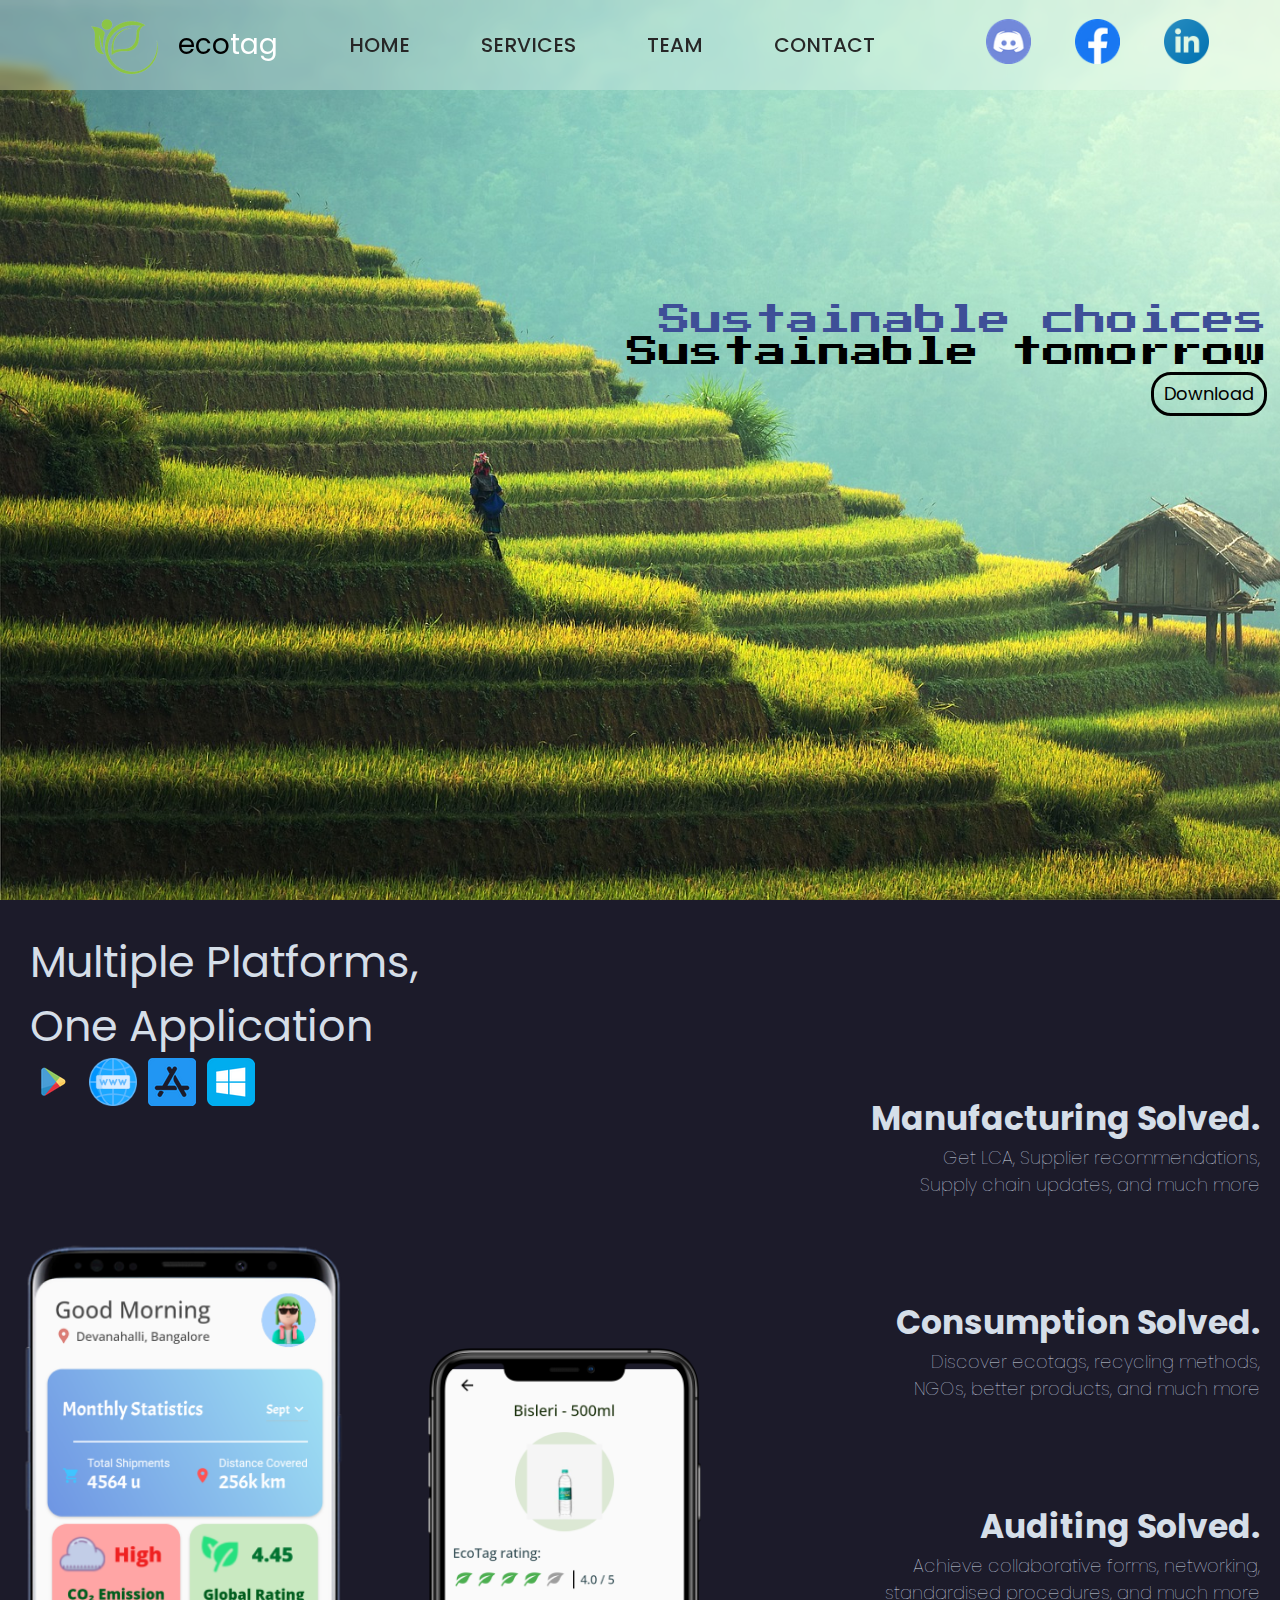
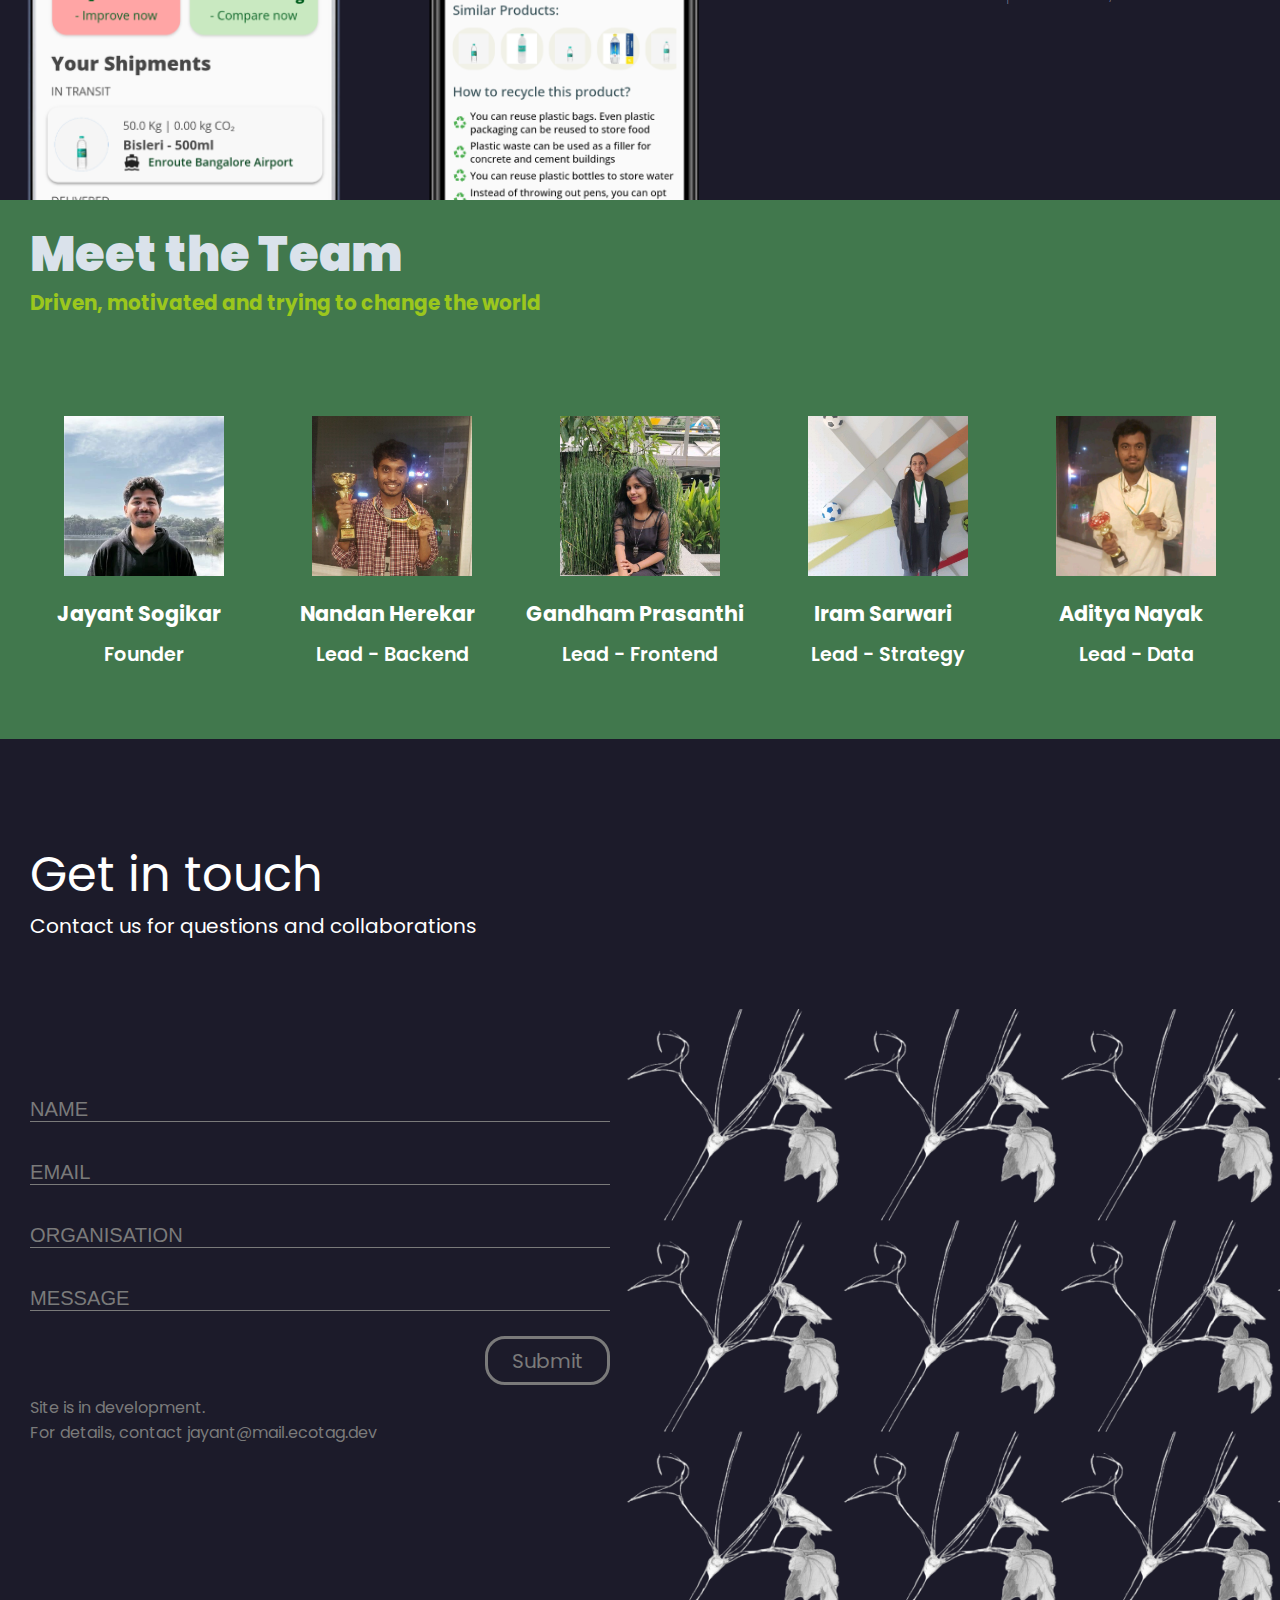
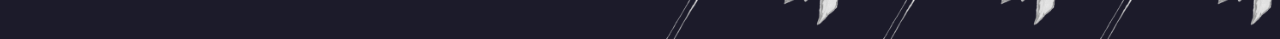
<file: index.html>
<!DOCTYPE html>
<html lang="en">

<head>
    <meta charset="UTF-8">
    <meta http-equiv="X-UA-Compatible" content="IE=edge">
    <meta name="viewport" content="width=device-width, initial-scale=1.0">
    <link rel="stylesheet" href="style.css">
    <title>Ecotag</title>
    <link href='https://fonts.googleapis.com/css?family=Poppins|Press+Start+2P' rel='stylesheet'>
    <link href='https://fonts.googleapis.com/css?family=Poppins:100' rel='stylesheet'>
    <link href='https://fonts.googleapis.com/css?family=Poppins:600' rel='stylesheet'>
    <link rel="stylesheet" href="https://cdnjs.cloudflare.com/ajax/libs/font-awesome/6.3.0/css/all.min.css"
        integrity="sha512-SzlrxWUlpfuzQ+pcUCosxcglQRNAq/DZjVsC0lE40xsADsfeQoEypE+enwcOiGjk/bSuGGKHEyjSoQ1zVisanQ=="
        crossorigin="anonymous" referrerpolicy="no-referrer" />
    <link rel="shortcut icon" type="image/x-icon" href="favicon.ico" />
</head>
<script>
    function downloadFile() {
      // Replace "/assets/file.pdf" with the file path of the file you want to download
      const fileUrl = "assets/ecotag.apk";
      
      // Create an anchor element with the download attribute set to the file name
      const a = document.createElement("a");
      a.setAttribute("download", fileUrl.split("/").pop());
      
      // Set the anchor element's href attribute to the file URL
      a.setAttribute("href", fileUrl);
      
      // Append the anchor element to the body and click it to trigger the download
      document.body.appendChild(a);
      a.click();
      document.body.removeChild(a);
    }
</script>
<body>
    <nav class="navMenu">
        <div class="logo">
            <img src="assets/logo.png" alt="">
            <p class="brand-title">eco<span>tag</span></p>
        </div>
        <a href="#home">Home</a>
        <a href="#services">Services</a>
        <a href="#team">Team</a>
        <a href="#contact">Contact</a>
        <div class="nav-icons">
            <img src="assets/discord.png">
            <img src="assets/facebook.png">
            <img src="assets/linkedin.png">
        </div>
        <!-- <div class="dot">
            
        </div> -->
    </nav>
    <section id="a" class="section">
        <div id="home">
            <div class="home-container">
                <span>Sustainable choices</span><br />
                Sustainable tomorrow<br>
                <button class="download" onclick="downloadFile()">Download</button>
            </div>
            <!-- TODO: Download button -->
        </div>
    </section>
    <section id="b" class="section">
        <div id="services">
            <div class="ser-container">
                <div class="serleft">
                    <div class="ser-head">
                        Multiple Platforms, <br />
                        One Application
                        <div class="more-icons">
                            <img src="assets/play-store.png" alt="">
                            <img src="assets/www.png" alt="">
                            <img src="assets/app-store-ios.png" alt="">
                            <img src="assets/windows.png" alt="">
                        </div>
                    </div>
                    <!-- ADD LOGOS -->
                    <div class="mobs">
                        <img class="mob1" src="assets/mob1.png" alt="" align="bottom">
                        <img class="mob2" src="assets/mob2.png" alt="" align="bottom">
                    </div>
                </div>
                <div class="serright">
                    <div class="serpt">
                        <h3>Manufacturing Solved.</h3>
                        <p>Get LCA, Supplier recommendations, <br>
                            Supply chain updates, and much more</p>
                    </div>
                    <div class="serpt">
                        <h3>Consumption Solved.</h3>
                        <p>Discover ecotags, recycling methods, <br>
                            NGOs, better products, and much more</p>
                    </div>
                    <div class="serpt">
                        <h3>Auditing Solved.</h3>
                        <p>Achieve collaborative forms, networking, <br>
                            standardised procedures, and much more </p>
                    </div>
                </div>
            </div>
        </div>
    </section>
    <section id="c" class="section">
        <div id="team">
            <div class="responsive-container-block outer-container">
                <div class="responsive-container-block inner-container">
                    <div class="headings-container">
                        <p class="text-blk heading-text">
                            Meet the Team
                        </p>
                        <p class="text-blk sub-heading-text">
                            Driven, motivated and trying to change the world
                        </p>
                    </div>
                    <div class="  team-members-container" align="center">
                        <div class=" card-container">
                            <div class="card">
                                <a href="https://www.linkedin.com/in/jayantsogikar/">
                                    <img class="card-img" src="assets/jayant.jpg">
                                </a>
                                <p class="text-blk name">
                                    Jayant Sogikar
                                </p>
                                <p class="text-blk position">
                                    Founder
                                </p>
                            </div>
                        </div>
                        <div class=" card-container">
                            <div class="card">
                                <a href="https://www.linkedin.com/in/nandanherekar/" target="_blank">
                                    <img class="card-img" src="assets/nandan.jpg">
                                </a>

                                <p class="text-blk name">
                                    Nandan Herekar
                                </p>
                                <p class="text-blk position">
                                    Lead - Backend
                                </p>
                            </div>
                        </div>
                        <div class=" card-container">
                            <div class="card">
                                <a href="https://www.linkedin.com/in/prash2002/" target="_blank">
                                    <img class="card-img" src="assets/prasanthi.jpg">
                                </a>
                                <p class="text-blk name">
                                    Gandham Prasanthi
                                </p>
                                <p class="text-blk position">
                                    Lead - Frontend
                                </p>
                            </div>
                        </div>
                        <div class=" card-container">

                            <div class="card">
                                <a href="https://www.linkedin.com/in/iram-sarwari-99b4491a0/" target="_blank">
                                    <img class="card-img" src="assets/iram.jpg">
                                </a>
                                <p class="text-blk name">
                                    Iram Sarwari
                                </p>
                                <p class="text-blk position">
                                    Lead - Strategy
                                </p>
                            </div>
                        </div>
                        <div class=" card-container">
                            <div class="card">
                                <a href="https://www.linkedin.com/in/aditya-nayak-6532b9218/" target="_blank">
                                    <img class="card-img" src="assets/aditya.jpg">
                                </a>
                                <p class="text-blk name">
                                    Aditya Nayak
                                </p>
                                <p class="text-blk position">
                                    Lead - Data
                                </p>
                            </div>
                        </div>
                    </div>

                    <!-- <div class="  team-members-container"
                    align="center">
                    
                    </div>
                </div> -->
                </div>
            </div>
    </section>
    <section id="d" class="section">
    <div id="contact">
        <div class="conleft">
            <div class="conhead">Get in touch</div>
            <div class="consub">Contact us for questions and collaborations</div>
            <div class="app-form">
                <div class="app-form-group">
                    <input class="app-form-control" placeholder="Name">
                </div>
                <div class="app-form-group">
                    <input class="app-form-control" placeholder="Email">
                </div>
                <div class="app-form-group">
                    <input class="app-form-control" placeholder="Organisation">
                </div>
                <div class="app-form-group message">
                    <input class="app-form-control" placeholder="Message">
                </div>
                <div class="app-form-group buttons">
                    <button class="app-form-button">Submit</button>
                </div>
                <div class="final-msg">
                    <p>Site is in development.<br>For details, contact jayant@mail.ecotag.dev</p>
                </div>
            </div>
        </div>
        <div class="conright">
            <img src="assets/plant.png" alt="">
        </div>
    </div>
    </section>
</body>

</html>
</file>
<file: style.css>
@import url("https://fonts.googleapis.com/css2?family=Montserrat:wght@400;500;600;700&display=swap");
* {
  margin: 0;
  padding: 0;
  -webkit-box-sizing: border-box;
  box-sizing: border-box;
}

body {
  /* background: #272727; */
  font-family: "Montserrat", sans-serif;
}
.navMenu {
  height: 10%;
    position: fixed;
    top: 0;
    width: 100%;
    display: flex;
    justify-content: space-evenly;
    align-items: center;
    background: rgba(255,255,255, 0.25);
    z-index: 10;
    backdrop-filter: blur(6px);
    font-family: 'Poppins';
}

.logo{
    display: flex;
    align-items: center;
    
    
}
/* .section {
  height: 100vh;
} */
.brand-title{
    font-size: calc(15px + 1vw);
}

.brand-title span{
    color: white;
}

.nav-icons img{
  height: 5vh;
}

.nav-icons img{

  
  padding-left: 40px;
}

.navMenu a {
  
  color: #272727;
  text-decoration: none;
  font-size: calc(15px + 0.4vw);
  text-transform: uppercase;
  font-weight: 500;
  -webkit-transition: all 0.2s ease-in-out;
  transition: all 0.2s ease-in-out;
}

.navMenu a:hover {
  color: #fddb3a;
}

.navMenu .dot {
  width: 55px;
  height: 55px;
  background: #fddb3a;
  border-radius: 50%;
  opacity: 0;
  -webkit-transform: translateX(30px);
  transform: translateX(30px);
  -webkit-transition: all 0.2s ease-in-out;
  transition: all 0.2s ease-in-out;
}


.navMenu a:nth-child(1):hover ~ .dot {
  -webkit-transform: translateX(30px);
  transform: translateX(30px);
  -webkit-transition: all 0.2s ease-in-out;
  transition: all 0.2s ease-in-out;
  opacity: 1;
}

.navMenu a:nth-child(2):hover ~ .dot {
  -webkit-transform: translateX(110px);
  transform: translateX(110px);
  -webkit-transition: all 0.2s ease-in-out;
  transition: all 0.2s ease-in-out;
  opacity: 1;
}

.navMenu a:nth-child(3):hover ~ .dot {
  -webkit-transform: translateX(200px);
  transform: translateX(200px);
  -webkit-transition: all 0.2s ease-in-out;
  transition: all 0.2s ease-in-out;
  opacity: 1;
}

.navMenu a:nth-child(4):hover ~ .dot {
  -webkit-transform: translateX(285px);
  transform: translateX(285px);
  -webkit-transition: all 0.2s ease-in-out;
  transition: all 0.2s ease-in-out;
  opacity: 1;
}

#home{
    background-image: url("assets/agriculture-1807581_1920.jpeg");
    background-repeat: no-repeat;
    background-size: cover;
    height: 100vh;
}

.home-container{
 position: relative;
  top: 40%;
  text-align: right;
  padding-right: 1%;
  /* left: 10%; */
  color: black;
  font-size:2.5vw;
  -webkit-transform: translateY(-50%);
  -ms-transform: translateY(-50%);
  transform: translateY(-50%);
  font-family: 'Press Start 2P';
}
.home-container span{
  color: #3E4F97;
}

.download{
  transition: all .5s ease;
    color: #000000;
    border: 3px solid rgb(0, 0, 0);
    font-family: "Poppins";
    text-align: center;
    line-height: 1;
    font-size: 1.4vw;
    background-color : transparent;
    padding: 10px;
    outline: none;
    border-radius: 20px;
}
.download:hover {
  color: #001F3F;
  background-color: #b7beb4;
}

#services{
    color: #D5DEE8;
    background: #1C1B2A;
    position: relative;
}

.ser-head{
    padding: 30px;
    font-size: calc(25px + 1.4vw);
    font-family: 'Poppins';
}

.more-icons img{
  height: 3rem;
  width: 3rem;
}

.ser-container{
    
    height: 100vh;
    display: flex;
    justify-content: space-between;
    /* align-items: center; */
}


.mobs{
    position: absolute;
    height: 65%;
    left: 0;
    bottom: 0;
    display: table-cell;
    vertical-align: bottom;
}

.mob1{
    height: 100%;
}

.mob2{
    height: 80%;
}

.serright{
   display: flex;
    justify-content: center;
    height: 100%;
    flex-direction: column;
    font-family: 'Poppins';
}

.serpt{
    padding: 50px 20px;
}

.serpt h3{
  font-size: calc(15px + 1.4vw);
  text-align: right;
}

.serpt p{
  font-size: calc(1.4vw);
  text-align: right;
  font-weight: 100;
}

#team{
    background: white;
    font-family: 'Poppins';
    /* height: 100vh; */

}

#contact{
    background: #1C1B2A;
    height: 100vh;
    color: white;
    display: flex;
    position: relative;
    font-family: 'Poppins';
}

.conleft{
    width: 50%;
    padding: 100px 30px;
    height: 100vh;
}

.conhead{
  font-size: calc(35px + 1vw);
}
.consub{
  font-size: calc(15px + 0.4vw);
}

.app-form{
   position: relative;
  top: 20%;
  /* -webkit-transform: translateY(-50%);
  -ms-transform: translateY(-50%);
  transform: translateY(-50%); */
  font-size: 2rem;
}

.app-form-group {
  margin-bottom: 15px;
}

/* .app-form-group.message {
  margin-top: 40px;
} */

.app-form-group.buttons {
  margin-bottom: 0;
  text-align: right;
}

.app-form-control {
  width: 100%;
  background: none;
  border: none;
  border-bottom: 1px solid #7A7A7A;
  color: #ddd;
   font-size: calc(15px + 0.4vw);
  text-transform: uppercase;
  outline: none;
  transition: border-color .2s;
}

.app-form-control::placeholder {
  color: #7A7A7A;
}

.app-form-control:focus {
  border-bottom-color: #ddd;
}

.app-form-button {
  transition: all .5s ease;
  color: #7A7A7A;
  border: 0.2rem solid #7A7A7A;
  font-family: "Poppins";
  text-align: center;
  line-height: 1;
   font-size: calc(15px + 0.4vw);
  background-color : transparent;
  padding: 0.7rem 1.5rem 0.7rem 1.5rem;
  outline: none;
  border-radius: 20px;
}
.app-form-button:hover {
color: #001F3F;
background-color: #7A7A7A;
}


.conright img{
    height: 70%;
    position: absolute;
    right: 0;
    bottom: 0;
}


.text-blk {
font-size: calc(15px + 0.4vw);
font-weight: bold;
color: #DAE2EB;
  /* padding: 10px;
  line-height: 25px; */
}

.responsive-cell-block {
  min-height: 75px;
  display:table;
}

.responsive-container-block {
  min-height: 75px;
  display:table-cell;
  width: 75%;
  padding: 10px;
  margin-top: 0px;
  margin-bottom: 0px;
}

.outer-container {
  width: 100vw;
  background-color: #41784D;
  /* height:100vh; */
}

.inner-container {
  width: 100vw;
  padding: 10px;
  margin-top: 50px auto;
}

.heading-text {
  font-size: 3rem;
  line-height: 50px;
  font-weight: 900;
  display: flex;
  flex-direction: column;
  padding: 10px;
}

.sub-heading-text {
  line-height: 26px;
  color:#9BC71D;
  padding: 0px;
  font-weight: bold;
  padding: 0px 10px;
}

.name {
  font-size: 1.3rem;
  font-weight: bold;
  /* line-height: 24px; */
  color: #ffffff;
  padding-top: 15px;
  padding-right: 10px;
  padding-bottom: 5px;
  text-align: center;
}

.position {
  font-size: 1.2rem;
  color: #ffffff;
  font-weight: 600;
  padding-top: 6px;
  text-align: center;
}

.card {
  /* width: 20vw; */
  display: block;
  flex-direction: column;
  align-items: center;
  padding: 10px;
}

.card-img {
  width: 70%;
  height: 70%;
  margin-top: 0px;
  margin-bottom: 0px;
  max-width: 300px;
  min-width: 120px;
}

.card-container {
  width: 20%;
  min-width: 200px;
  display: inline-block;
  margin-bottom: 40px;
}

.headings-container {
  padding-right: 10px;
}

.team-members-container {
  display: flex;
  flex-wrap: wrap;
  justify-content: space-around;
  margin-top: 10vh;
}

.final-msg {
  color: #7A7A7A;
  margin-top: 10px;
  font-size: 1rem;
}
/* 
@media (max-width: 1024px) {
  .name {
    padding-top: 10px;
    padding-right: 10px;
    padding-bottom: 5px;

  }

  .position {
    padding-right: 10px;
    padding-bottom: 10px;
  }

  .card-img {
    width: 100%;
    min-width: 100%;
    height: 250px;
    min-height: 230px;
    max-height: 230px;
  }
} */
</file>
